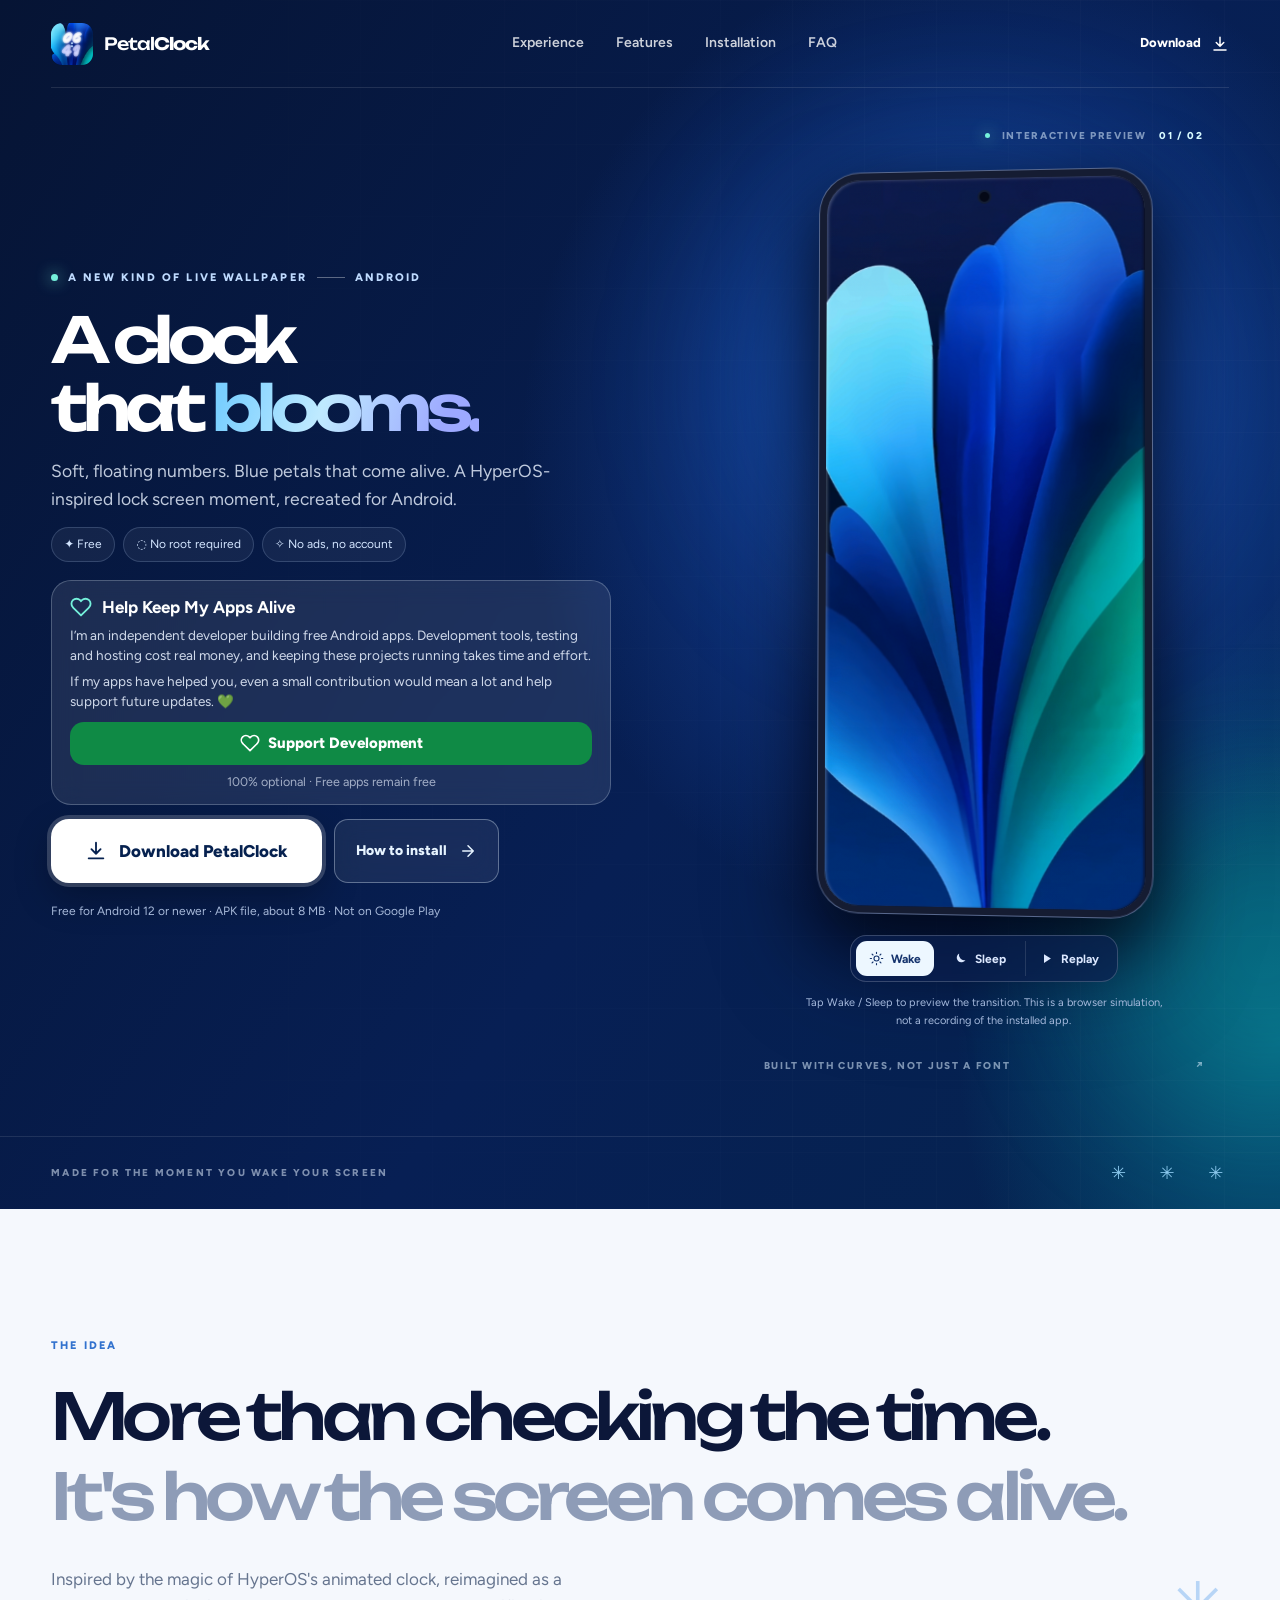
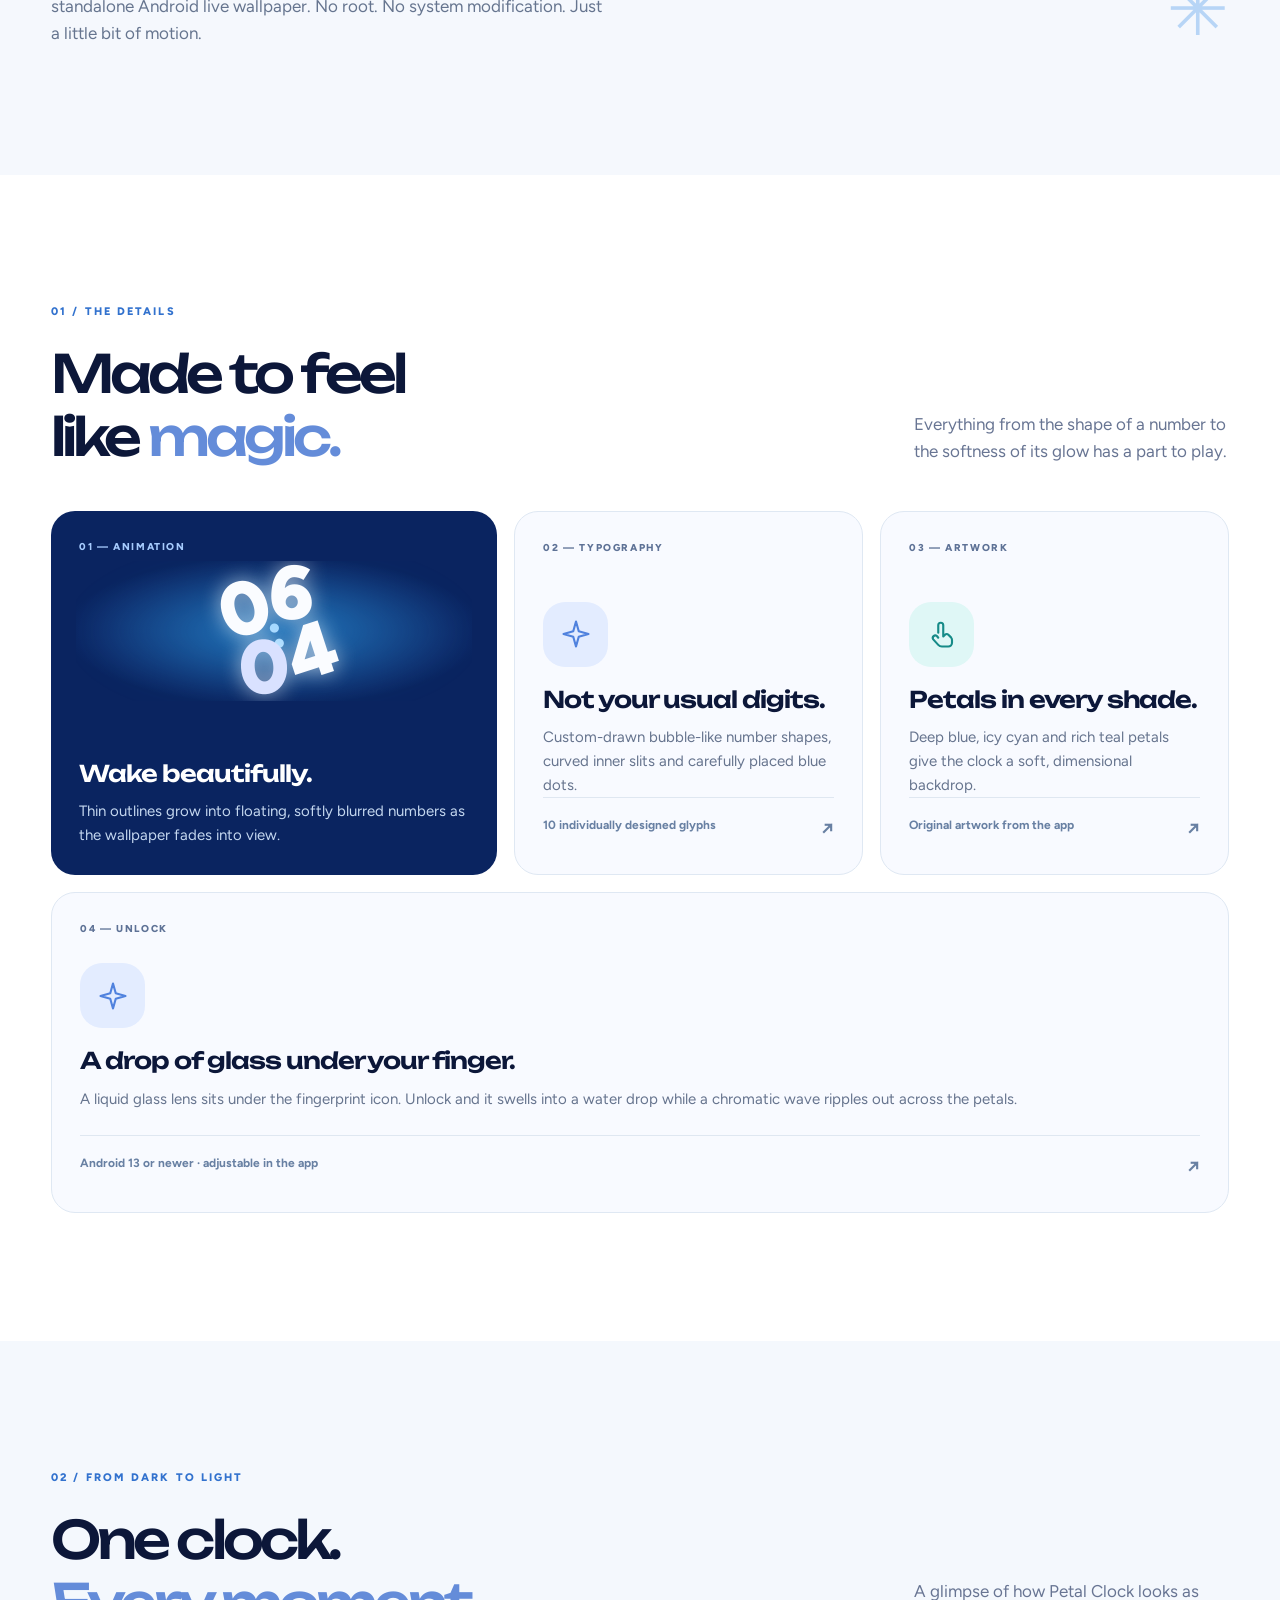
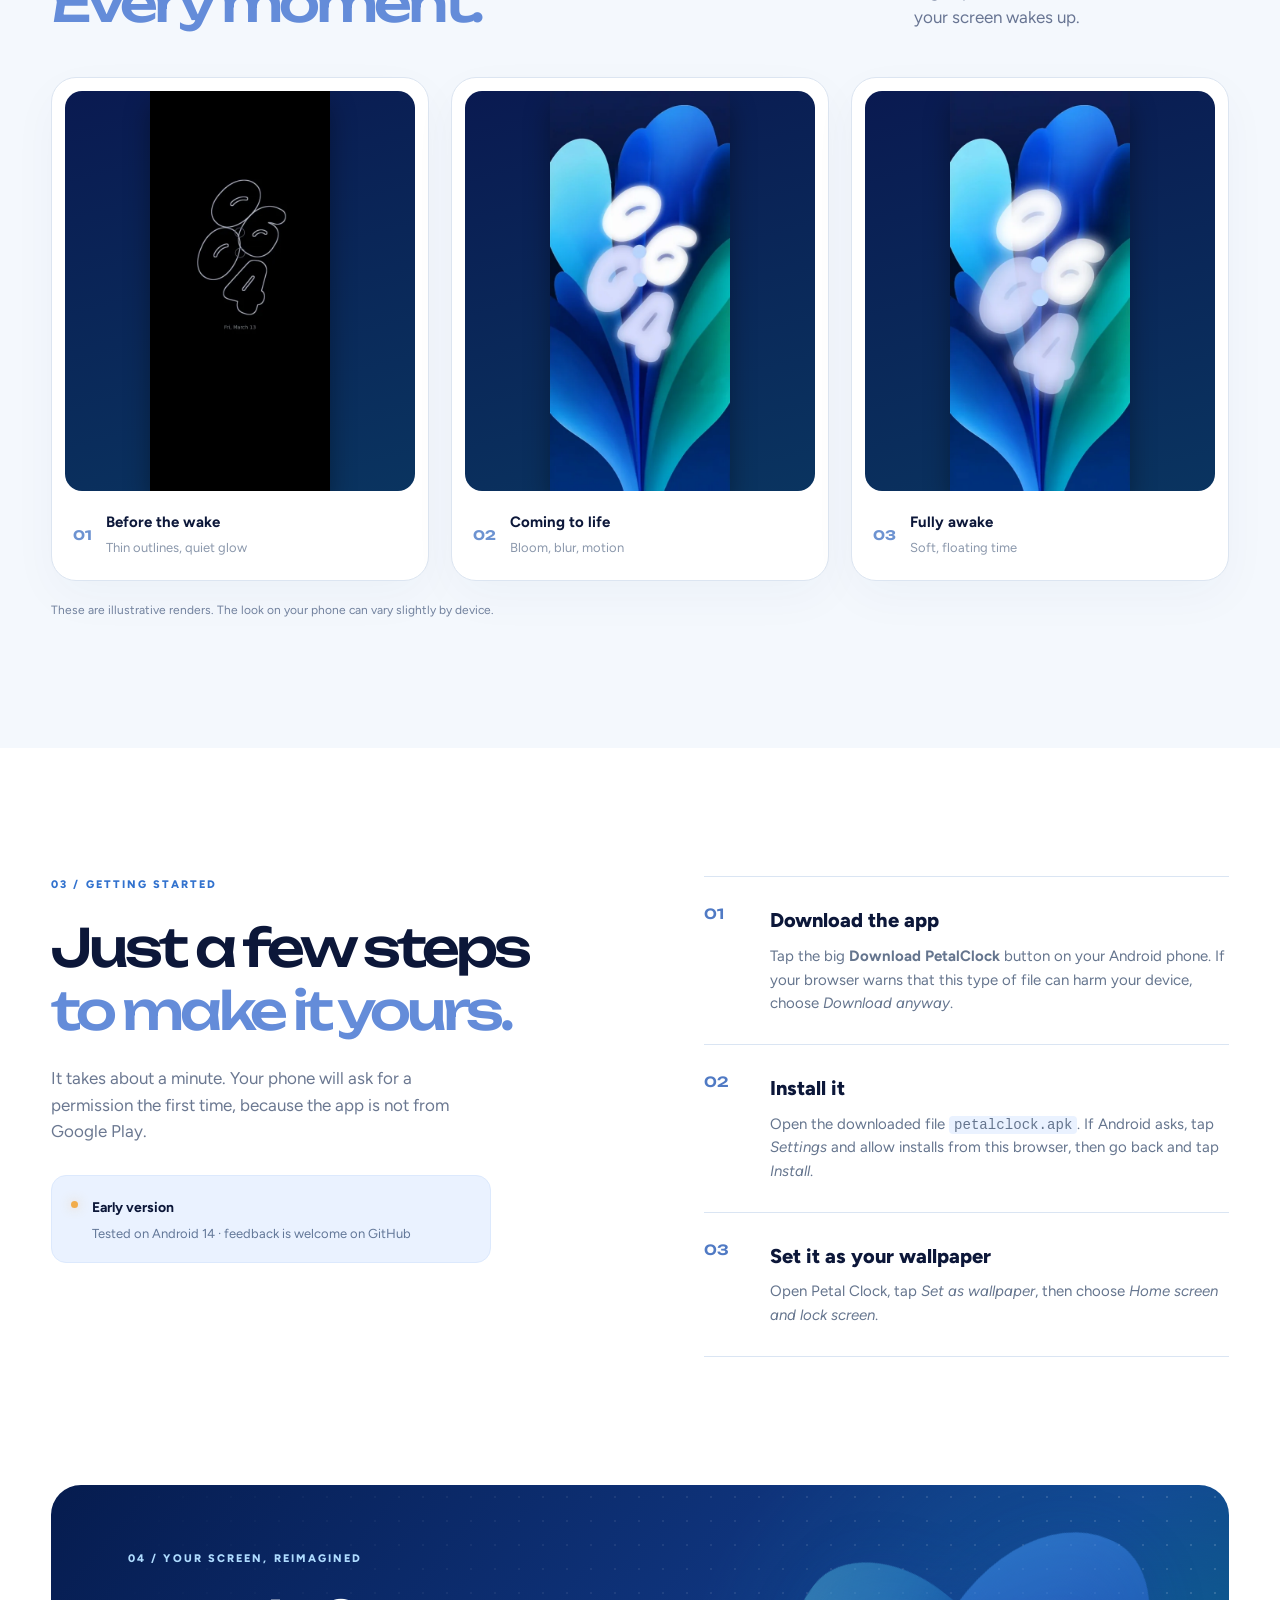
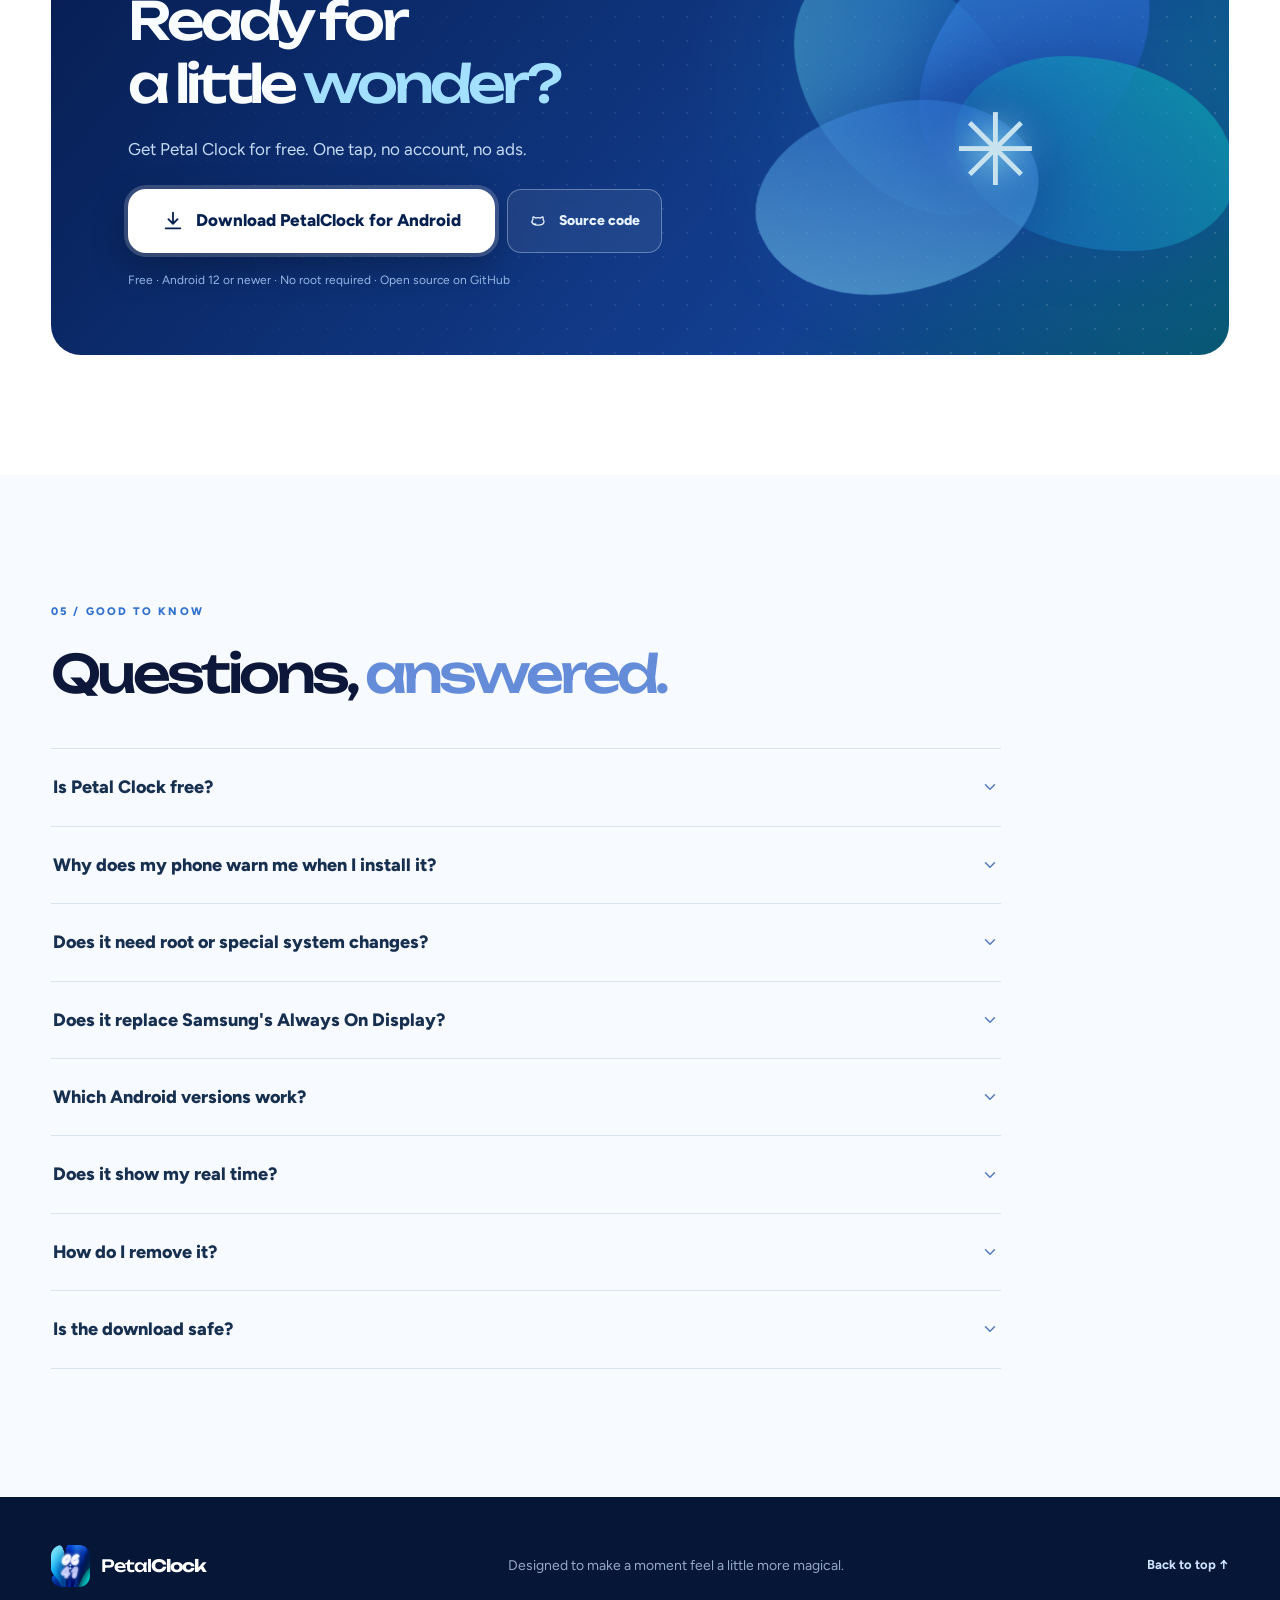
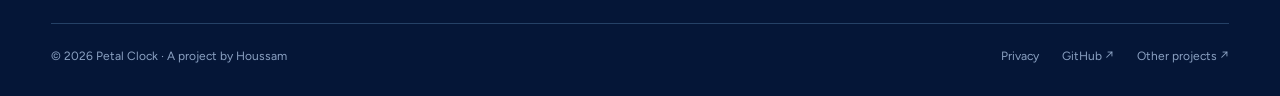
<file: docs/index.html>
﻿<!doctype html>
<html lang="en">
<head>
  <meta charset="utf-8">
  <meta name="viewport" content="width=device-width, initial-scale=1, viewport-fit=cover">
  <meta name="theme-color" content="#081b4b">
  <meta name="description" content="Petal Clock brings a floating, HyperOS-inspired clock animation to Android. Explore the interactive live wallpaper demo, custom bubble digits and blue petal artwork. No root required.">
  <meta property="og:type" content="website">
  <meta property="og:title" content="Petal Clock — A clock that blooms">
  <meta property="og:description" content="A blue petal live wallpaper with floating, animated clock digits. Designed for Android, no root required.">
  <meta property="og:image" content="https://petalclock.houseli.site/assets/icon.png">
  <title>Petal Clock — A clock that blooms</title>
  <link rel="icon" type="image/png" sizes="512x512" href="assets/icon.png">
  <link rel="icon" href="favicon.ico" sizes="48x48">
  <link rel="apple-touch-icon" href="assets/apple-touch-icon.png">
  <link rel="preconnect" href="https://fonts.googleapis.com">
  <link rel="preconnect" href="https://fonts.gstatic.com" crossorigin>
  <link href="https://fonts.googleapis.com/css2?family=Figtree:wght@400;500;600;700;800&family=Unbounded:wght@300;400;500;600;700&display=swap" rel="stylesheet">
  <link rel="stylesheet" href="styles.css">
  <script defer src="app.js"></script>
</head>
<body>
  <svg class="svg-library" aria-hidden="true" xmlns="http://www.w3.org/2000/svg">
    <symbol id="icon-arrow" viewBox="0 0 24 24"><path d="M5 12h14m-7-7 7 7-7 7" fill="none" stroke="currentColor" stroke-width="2" stroke-linecap="round" stroke-linejoin="round"/></symbol>
    <symbol id="icon-play" viewBox="0 0 24 24"><path d="m8 5 11 7-11 7V5Z" fill="currentColor"/></symbol>
    <symbol id="icon-moon" viewBox="0 0 24 24"><path d="M20 14.2A8.2 8.2 0 0 1 9.8 4a7.5 7.5 0 1 0 10.2 10.2Z" fill="currentColor"/></symbol>
    <symbol id="icon-sun" viewBox="0 0 24 24"><circle cx="12" cy="12" r="4" fill="none" stroke="currentColor" stroke-width="1.8"/><path d="M12 2v2m0 16v2M2 12h2m16 0h2M4.9 4.9l1.5 1.5m11.2 11.2 1.5 1.5m0-14.2-1.5 1.5M6.4 17.6l-1.5 1.5" stroke="currentColor" stroke-width="1.8" stroke-linecap="round"/></symbol>
    <symbol id="icon-download" viewBox="0 0 24 24"><path d="M12 3v12m-5-5 5 5 5-5M4 20h16" fill="none" stroke="currentColor" stroke-width="2" stroke-linecap="round" stroke-linejoin="round"/></symbol>
    <symbol id="icon-github" viewBox="0 0 24 24"><path d="M9 19c-4 1.4-4-2-5.5-2.5M20 15.7c0-1.2-.4-2.1-1.3-2.8.3-.8.5-2.1-.1-3.3 0 0-1-.2-3.3 1.5a11 11 0 0 0-6.6 0C6.4 9.4 5.4 9.6 5.4 9.6c-.6 1.2-.4 2.5-.1 3.3C4.4 13.6 4 14.5 4 15.7c0 4.1 3 4.8 8 4.8s8-.7 8-4.8Z" transform="translate(0,-3)" fill="none" stroke="currentColor" stroke-width="1.7" stroke-linecap="round" stroke-linejoin="round"/></symbol>
    <symbol id="icon-sparkle" viewBox="0 0 24 24"><path d="m12 2 2.2 7.8L22 12l-7.8 2.2L12 22l-2.2-7.8L2 12l7.8-2.2L12 2Z" fill="none" stroke="currentColor" stroke-width="1.7" stroke-linejoin="round"/></symbol>
    <symbol id="icon-touch" viewBox="0 0 24 24"><path d="M9 11V5a2 2 0 0 1 4 0v9l1.4-1.4a1.9 1.9 0 0 1 2.7 0l2.1 2.1a3 3 0 0 1 .8 2.2V19a3 3 0 0 1-3 3h-5a4 4 0 0 1-3-1.3L5 16.3a2 2 0 0 1 2.9-2.7L9 15" stroke="currentColor" fill="none" stroke-width="1.7" stroke-linejoin="round" stroke-linecap="round"/></symbol>
    <symbol id="icon-shield" viewBox="0 0 24 24"><path d="m12 2 9 4v5c0 6-4.3 9.8-9 11-4.7-1.2-9-5-9-11V6l9-4Z" fill="none" stroke="currentColor" stroke-width="1.7"/><path d="m8 12 2.6 2.6L16 9" fill="none" stroke="currentColor" stroke-width="1.8" stroke-linecap="round" stroke-linejoin="round"/></symbol>
    <symbol id="icon-chevron" viewBox="0 0 24 24"><path d="m6 9 6 6 6-6" fill="none" stroke="currentColor" stroke-width="2" stroke-linecap="round" stroke-linejoin="round"/></symbol>
    <symbol id="icon-check" viewBox="0 0 24 24"><path d="m4 12 5 5L20 6" fill="none" stroke="currentColor" stroke-width="2.1" stroke-linecap="round" stroke-linejoin="round"/></symbol>
  </svg>

  <header class="site-header" id="top">
    <div class="container header-row">
      <a href="#top" class="brand" aria-label="Petal Clock home"><span class="brand-icon" aria-hidden="true"><img src="assets/icon.png" alt="" width="42" height="42" style="border-radius:11px"></span><span>Petal<span class="brand-strong">Clock</span></span></a>
      <nav aria-label="Main navigation" class="desktop-nav"><a href="#experience">Experience</a><a href="#features">Features</a><a href="#install">Installation</a><a href="#faq">FAQ</a></nav>
      <a class="header-link" href="#download">Download <svg><use href="#icon-download"/></svg></a>
    </div>
  </header>

  <main>
    <section class="hero" aria-labelledby="hero-title">
      <div class="hero-orb orb-one" aria-hidden="true"></div><div class="hero-orb orb-two" aria-hidden="true"></div>
      <div class="container hero-layout">
        <div class="hero-copy">
          <div class="eyebrow"><span class="eyebrow-dot"></span> A NEW KIND OF LIVE WALLPAPER <span class="eyebrow-line"></span> ANDROID</div>
          <h1 id="hero-title">A clock<br>that <span class="shimmer-text">blooms.</span></h1>
          <p class="hero-description">Soft, floating numbers. Blue petals that come alive. A HyperOS-inspired lock screen moment, recreated for Android.</p>
          <div class="hero-tags"><span>✦ Free</span><span>◌ No root required</span><span>✧ No ads, no account</span></div>
          <aside class="support" aria-labelledby="h-support"><h3 id="h-support"><svg viewBox="0 0 24 24" fill="none" stroke="currentColor" stroke-width="2" stroke-linecap="round" stroke-linejoin="round" aria-hidden="true"><path d="M20.8 4.6a5.5 5.5 0 0 0-7.8 0L12 5.7l-1-1.1a5.5 5.5 0 0 0-7.8 7.8l1 1.1L12 21.2l7.8-7.7 1-1.1a5.5 5.5 0 0 0 0-7.8z"/></svg>Help Keep My Apps Alive</h3><p>I’m an independent developer building free Android apps. Development tools, testing and hosting cost real money, and keeping these projects running takes time and effort.</p><p>If my apps have helped you, even a small contribution would mean a lot and help support future updates. 💚</p><a class="support-button" href="https://github.com/sponsors/Houssam-2021" target="_blank" rel="noopener"><svg viewBox="0 0 24 24" fill="none" stroke="currentColor" stroke-width="2" stroke-linecap="round" stroke-linejoin="round" aria-hidden="true"><path d="M20.8 4.6a5.5 5.5 0 0 0-7.8 0L12 5.7l-1-1.1a5.5 5.5 0 0 0-7.8 7.8l1 1.1L12 21.2l7.8-7.7 1-1.1a5.5 5.5 0 0 0 0-7.8z"/></svg>Support Development</a><p class="support-small">100% optional · Free apps remain free</p></aside><div class="hero-buttons"><a href="https://github.com/Houssam-2021/PetalClock/releases/latest/download/petalclock.apk" class="button button-primary button-download" download type="application/vnd.android.package-archive"><svg><use href="#icon-download"/></svg> Download PetalClock</a><a href="#install" class="button button-outline">How to install <svg><use href="#icon-arrow"/></svg></a></div>
          <p class="hero-disclaimer">Free for Android 12 or newer · APK file, about 8 MB · Not on Google Play</p>
        </div>
        <div class="hero-stage" id="experience">
          <div class="stage-glow"></div>
          <div class="stage-label top-label"><span class="signal"></span> INTERACTIVE PREVIEW <span>01 / 02</span></div>
          <div class="phone-wrap">
            <div class="phone" id="phone-demo" role="img" aria-label="Interactive preview of the Petal Clock live wallpaper" data-state="lock">
              <div class="phone-camera"></div>
              <div class="screen has-video">
                <div class="wallpaper"></div>
                <div class="wallpaper-vignette"></div>
                <video class="screen-video" src="assets/live-wallpaper-picker.mp4" autoplay muted loop playsinline aria-hidden="true"></video>
                <div class="screen-status"><span class="status-time" id="status-time">09:41</span><span class="status-icons"><svg viewBox="0 0 48 16" aria-hidden="true"><path d="M2 12 9 5l7 7M17 12 24 5l7 7" fill="none" stroke="currentColor" stroke-width="2" stroke-linecap="round"/><path d="M33 4h11v9H33z" fill="none" stroke="currentColor" stroke-width="1.5"/><path d="M44 7h2v3h-2z" fill="currentColor"/><rect x="35" y="6" width="7" height="5" rx="1" fill="currentColor"/></svg></span></div>
                <div class="date-lock" id="date-lock">Sunday, November 1</div>
                <div class="clock-digit" data-digit-index="0"></div><div class="clock-digit" data-digit-index="1"></div><div class="clock-digit" data-digit-index="2"></div><div class="clock-digit" data-digit-index="3"></div>
                <div class="clock-dot" data-dot="0"></div><div class="clock-dot" data-dot="1"></div>
                <div class="aod-footer" id="aod-footer"><span id="aod-date">Sun, Nov 1</span><span class="aod-battery">▯ 64%</span></div>
                <div class="lock-bottom"><span class="lock-shortcut"><svg viewBox="0 0 24 24"><path d="m8 3-3 9h5l-2 9 11-12h-6l3-6H8Z" fill="currentColor"/></svg></span><div class="fingerprint"><span></span></div><span class="lock-shortcut"><svg viewBox="0 0 24 24"><path d="M7 5h10l1.8 3H21v12H3V8h2.2L7 5Z" fill="none" stroke="currentColor" stroke-width="1.5"/><circle cx="12" cy="13.5" r="3.3" fill="none" stroke="currentColor" stroke-width="1.5"/></svg></span></div>
              </div>
              <div class="phone-shine"></div>
            </div>
          </div>
          <div class="demo-controls" aria-label="Clock simulation controls"><button type="button" id="wake-btn" class="demo-btn is-active" aria-pressed="true"><svg><use href="#icon-sun"/></svg> Wake</button><button type="button" id="sleep-btn" class="demo-btn" aria-pressed="false"><svg><use href="#icon-moon"/></svg> Sleep</button><button type="button" id="replay-btn" class="demo-btn demo-replay"><svg><use href="#icon-play"/></svg> Replay</button></div>
          <p class="demo-caption">Tap Wake / Sleep to preview the transition. This is a browser simulation, not a recording of the installed app.</p>
          <div class="stage-label bottom-label"><span>BUILT WITH CURVES, NOT JUST A FONT</span><span>↗</span></div>
        </div>
      </div>
      <div class="hero-bottomline"><div class="container hero-bottom-inner"><span>MADE FOR THE MOMENT YOU WAKE YOUR SCREEN</span><span class="tiny-stars">✳ &nbsp; ✳ &nbsp; ✳</span></div></div>
    </section>

    <section class="statement section-space" aria-label="Introduction"><div class="container"><p class="statement-label">THE IDEA</p><h2>More than checking the time.<br><span>It's how the screen comes alive.</span></h2><div class="statement-bottom"><p>Inspired by the magic of HyperOS's animated clock, reimagined as a standalone Android live wallpaper. No root. No system modification. Just a little bit of motion.</p><span class="statement-glyph">✳</span></div></div></section>

    <section class="features section-space" id="features"><div class="container"><div class="section-head"><div><div class="section-kicker">01 / THE DETAILS</div><h2>Made to feel<br>like <em>magic.</em></h2></div><p>Everything from the shape of a number to the softness of its glow has a part to play.</p></div>
      <div class="feature-grid">
        <article class="feature-card card-visual"><span class="feature-index">01 — ANIMATION</span><div class="mini-art mini-blue"><div class="mini-digits"><span>0</span><span>6</span><i>:</i><span>0</span><span>4</span></div><div class="mini-glow"></div></div><div class="feature-bottom"><h3>Wake beautifully.</h3><p>Thin outlines grow into floating, softly blurred numbers as the wallpaper fades into view.</p></div></article>
        <article class="feature-card"><span class="feature-index">02 — TYPOGRAPHY</span><div class="feature-icon-round"><svg><use href="#icon-sparkle"/></svg></div><h3>Not your usual digits.</h3><p>Custom-drawn bubble-like number shapes, curved inner slits and carefully placed blue dots.</p><div class="feature-foot">10 individually designed glyphs <span>↗</span></div></article>
        <article class="feature-card"><span class="feature-index">03 — ARTWORK</span><div class="feature-icon-round teal"><svg><use href="#icon-touch"/></svg></div><h3>Petals in every shade.</h3><p>Deep blue, icy cyan and rich teal petals give the clock a soft, dimensional backdrop.</p><div class="feature-foot">Original artwork from the app <span>↗</span></div></article>
        <article class="feature-card card-wide"><span class="feature-index">04 — UNLOCK</span><div class="feature-icon-round"><svg><use href="#icon-sparkle"/></svg></div><h3>A drop of glass under your finger.</h3><p>A liquid glass lens sits under the fingerprint icon. Unlock and it swells into a water drop while a chromatic wave ripples out across the petals.</p><div class="feature-foot">Android 13 or newer · adjustable in the app <span>↗</span></div></article>
      </div>
    </div></section>

    <section class="showcase section-space" id="preview"><div class="container"><div class="section-head showcase-head"><div><div class="section-kicker">02 / FROM DARK TO LIGHT</div><h2>One clock.<br><em>Every moment.</em></h2></div><p>A glimpse of how Petal Clock looks as your screen wakes up.</p></div>
      <div class="shot-grid">
        <figure class="shot-card"><div class="shot-visual"><img src="assets/aod.webp" alt="Project design preview of the small outlined clock on a dark AOD-style background" loading="lazy"></div><figcaption><span>01</span><div><strong>Before the wake</strong><small>Thin outlines, quiet glow</small></div></figcaption></figure>
        <figure class="shot-card"><div class="shot-visual"><img src="assets/mid-wake.webp" alt="Project design preview showing the digits transforming and the blue petal wallpaper emerging" loading="lazy"></div><figcaption><span>02</span><div><strong>Coming to life</strong><small>Bloom, blur, motion</small></div></figcaption></figure>
        <figure class="shot-card"><div class="shot-visual"><img src="assets/settled.webp" alt="Project design preview of the large white and pale lavender floating digits on blue petals" loading="lazy"></div><figcaption><span>03</span><div><strong>Fully awake</strong><small>Soft, floating time</small></div></figcaption></figure>
      </div><p class="showcase-caption">These are illustrative renders. The look on your phone can vary slightly by device.</p>
    </div></section>

    <section class="setup section-space" id="install"><div class="container"><div class="setup-layout"><div class="setup-heading"><div class="section-kicker">03 / GETTING STARTED</div><h2>Just a few steps<br><em>to make it yours.</em></h2><p>It takes about a minute. Your phone will ask for a permission the first time, because the app is not from Google Play.</p><div class="status-card"><span class="status-indicator"></span><div><strong>Early version</strong><p>Tested on Android 14 · feedback is welcome on GitHub</p></div></div></div><div class="steps-list"><div class="step"><span class="step-num">01</span><div><h3>Download the app</h3><p>Tap the big <strong>Download PetalClock</strong> button on your Android phone. If your browser warns that this type of file can harm your device, choose <em>Download anyway</em>.</p></div></div><div class="step"><span class="step-num">02</span><div><h3>Install it</h3><p>Open the downloaded file <code>petalclock.apk</code>. If Android asks, tap <em>Settings</em> and allow installs from this browser, then go back and tap <em>Install</em>.</p></div></div><div class="step"><span class="step-num">03</span><div><h3>Set it as your wallpaper</h3><p>Open Petal Clock, tap <em>Set as wallpaper</em>, then choose <em>Home screen and lock screen</em>.</p></div></div></div></div></div></section>

    <section class="download-section" id="download"><div class="container"><div class="download-panel"><div class="download-decoration" aria-hidden="true"><span></span><span></span><span></span></div><div class="download-copy"><div class="section-kicker light">04 / YOUR SCREEN, REIMAGINED</div><h2>Ready for<br>a little <em>wonder?</em></h2><p>Get Petal Clock for free. One tap, no account, no ads.</p><div class="download-actions"><a class="button button-primary button-download" href="https://github.com/Houssam-2021/PetalClock/releases/latest/download/petalclock.apk" download type="application/vnd.android.package-archive"><svg><use href="#icon-download"/></svg> Download PetalClock for Android</a><a class="button button-outline" href="https://github.com/Houssam-2021/PetalClock" target="_blank" rel="noopener"><svg><use href="#icon-github"/></svg> Source code</a></div><p class="download-fine">Free · Android 12 or newer · No root required · Open source on GitHub</p></div><div class="download-flower" aria-hidden="true"><i></i><i></i><i></i><i></i><span>✳</span></div></div></div></section>

    <section class="faq-section section-space" id="faq"><div class="container"><div class="section-head"><div><div class="section-kicker">05 / GOOD TO KNOW</div><h2>Questions, <em>answered.</em></h2></div></div><div class="faq-list">
      <details><summary>Is Petal Clock free?<svg><use href="#icon-chevron"/></svg></summary><p>Yes, completely free. There are no ads and no account.</p></details>
      <details><summary>Why does my phone warn me when I install it?<svg><use href="#icon-chevron"/></svg></summary><p>Petal Clock is not on Google Play, so Android shows a standard warning for any app installed from a file. You can read every line of the code on GitHub.</p></details>
      <details><summary>Does it need root or special system changes?<svg><use href="#icon-chevron"/></svg></summary><p>No. Petal Clock is a normal Android live wallpaper. It does not touch system files or security settings.</p></details>
      <details><summary>Does it replace Samsung's Always On Display?<svg><use href="#icon-chevron"/></svg></summary><p>No. Samsung's always-on screen is controlled by the system. Petal Clock draws its outlined-clock look only while the wallpaper is visible.</p></details>
      <details><summary>Which Android versions work?<svg><use href="#icon-chevron"/></svg></summary><p>Android 12 or newer. It has been tested on Android 14. The fingerprint lens and unlock wave need Android 13; on Android 12 you get everything else.</p></details>
      <details><summary>Does it show my real time?<svg><use href="#icon-chevron"/></svg></summary><p>Yes. It reads your phone's clock and updates every minute.</p></details>
      <details><summary>How do I remove it?<svg><use href="#icon-chevron"/></svg></summary><p>Change your wallpaper in Settings, then uninstall Petal Clock like any other app.</p></details>
      <details><summary>Is the download safe?<svg><use href="#icon-chevron"/></svg></summary><p>Only download from this site or the official GitHub page. Do not install copies from other websites.</p></details>
    </div></div></section>
    </main>

  <footer class="footer"><div class="container footer-top"><a href="#top" class="brand footer-brand"><span class="brand-icon" aria-hidden="true"><img src="assets/icon.png" alt="" width="42" height="42" style="border-radius:11px"></span><span>Petal<span class="brand-strong">Clock</span></span></a><p>Designed to make a moment feel a little more magical.</p><a href="#top" class="back-top">Back to top ↑</a></div><div class="container footer-bottom"><span>© <span id="copyright-year">2026</span> Petal Clock · A project by Houssam</span><div><a href="privacy.html">Privacy</a><a href="https://github.com/Houssam-2021/PetalClock" target="_blank" rel="noopener">GitHub ↗</a><a href="https://houseli.site/" target="_blank" rel="noopener">Other projects ↗</a></div></div></footer>
</body>
</html>
</file>
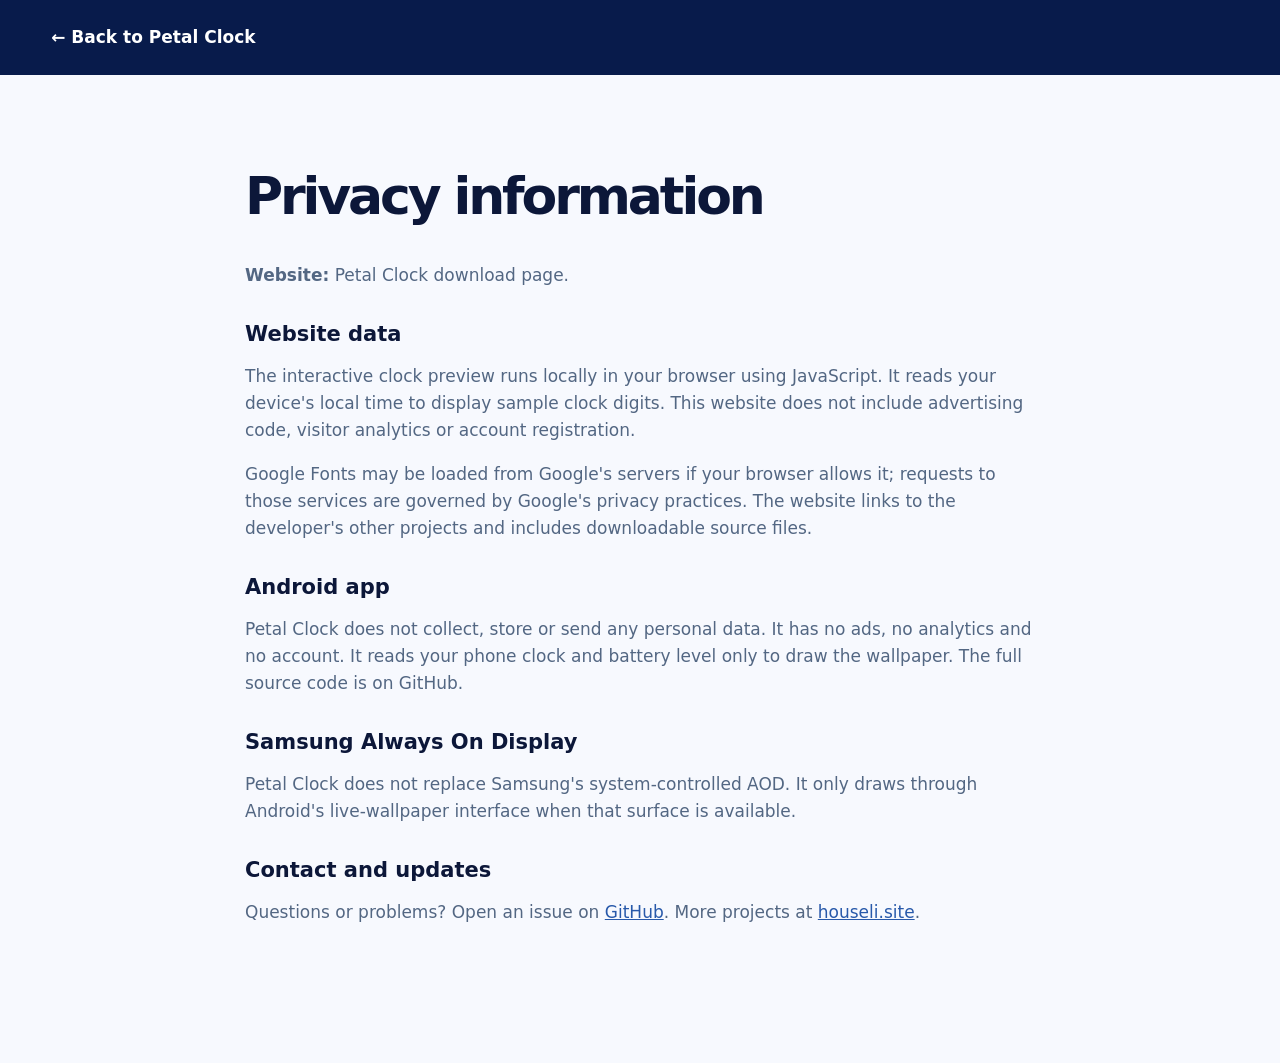
<file: docs/privacy.html>
﻿<!doctype html><html lang="en"><head><meta charset="utf-8"><meta name="viewport" content="width=device-width, initial-scale=1"><title>Privacy · Petal Clock</title><link rel="stylesheet" href="styles.css"><style>body{background:#f7f9fe}.privacy-page{max-width:790px;padding:90px 0 120px}.privacy-page h1{font:600 clamp(30px,6vw,52px)/1.2 var(--display);letter-spacing:-.06em}.privacy-page h2{font:600 21px var(--body);margin-top:33px}.privacy-page p{color:#536783}.privacy-page a{color:#2859aa}.privacy-header{background:#081b4b;color:white;padding:24px 0}.privacy-header a{color:white;font-weight:700;text-decoration:none}</style></head><body><header class="privacy-header"><div class="container"><a href="index.html">← Back to Petal Clock</a></div></header><main class="container privacy-page"><h1>Privacy information</h1><p><strong>Website:</strong> Petal Clock download page.</p><h2>Website data</h2><p>The interactive clock preview runs locally in your browser using JavaScript. It reads your device's local time to display sample clock digits. This website does not include advertising code, visitor analytics or account registration.</p><p>Google Fonts may be loaded from Google's servers if your browser allows it; requests to those services are governed by Google's privacy practices. The website links to the developer's other projects and includes downloadable source files.</p><h2>Android app</h2><p>Petal Clock does not collect, store or send any personal data. It has no ads, no analytics and no account. It reads your phone clock and battery level only to draw the wallpaper. The full source code is on GitHub.</p><h2>Samsung Always On Display</h2><p>Petal Clock does not replace Samsung's system-controlled AOD. It only draws through Android's live-wallpaper interface when that surface is available.</p><h2>Contact and updates</h2><p>Questions or problems? Open an issue on <a href="https://github.com/Houssam-2021/PetalClock/issues">GitHub</a>. More projects at <a href="https://houseli.site/">houseli.site</a>.</p></main></body></html>
</file>
<file: docs/styles.css>
:root{--ink:#0c1739;--muted:#687593;--navy:#061840;--blue:#477eee;--cyan:#a4ecff;--paper:#f7f9fe;--line:#dde6f2;--display:'Unbounded',system-ui,sans-serif;--body:'Figtree',system-ui,-apple-system,'Segoe UI',sans-serif}
*{box-sizing:border-box}html{scroll-behavior:smooth;scroll-padding-top:84px}body{margin:0;color:var(--ink);font:400 17px/1.58 var(--body);background:#fff;-webkit-font-smoothing:antialiased}a{color:inherit}button{font:inherit}img,svg{max-width:100%;display:block}button,a{-webkit-tap-highlight-color:transparent}*:focus-visible{outline:3px solid #63acff;outline-offset:4px}::selection{background:#b9e4ff;color:#0e2b65}.container{width:min(100% - clamp(40px,8vw,120px),1240px);margin-inline:auto}.svg-library{position:absolute;width:0;height:0;overflow:hidden}
.site-header{position:absolute;top:0;left:0;width:100%;z-index:20;color:white}.header-row{height:88px;display:flex;align-items:center;gap:28px;justify-content:space-between;border-bottom:1px solid rgba(255,255,255,.11)}.brand{display:inline-flex;align-items:center;gap:11px;color:white;text-decoration:none;white-space:nowrap;font:500 17px/1 var(--display);letter-spacing:-.06em}.brand-strong{font-weight:700}.brand-icon{display:grid;place-items:center;width:42px;height:42px;color:#aee6ff}.brand-icon svg{width:42px;height:42px}.desktop-nav{display:flex;gap:32px}.desktop-nav a{color:rgba(255,255,255,.8);font-size:14px;font-weight:600;text-decoration:none;transition:color .2s}.desktop-nav a:hover{color:#fff}.header-link{display:flex;align-items:center;gap:10px;font-size:13px;font-weight:750;color:#fff;text-decoration:none;white-space:nowrap}.header-link svg{width:18px;height:18px;transition:transform .2s}.header-link:hover svg{transform:translateX(4px)}
.hero{position:relative;isolation:isolate;overflow:hidden;background:radial-gradient(ellipse 49% 56% at 77% 37%,#174aab 0%,transparent 74%),radial-gradient(ellipse 35% 50% at 100% 86%,#075e80 0%,transparent 72%),linear-gradient(124deg,#061434,#071f54 57%,#052450);color:#fff;padding:146px 0 0;min-height:900px}.hero:before{content:"";position:absolute;inset:0;opacity:.24;pointer-events:none;background-image:linear-gradient(rgba(255,255,255,.07) 1px,transparent 1px),linear-gradient(90deg,rgba(255,255,255,.07) 1px,transparent 1px);background-size:72px 72px;mask-image:linear-gradient(90deg,transparent,#000 82%)}.hero-orb{position:absolute;border-radius:50%;filter:blur(70px);pointer-events:none;z-index:-1}.orb-one{width:450px;height:450px;right:7%;top:13%;background:rgba(29,108,222,.32)}.orb-two{width:340px;height:340px;right:-12%;bottom:7%;background:rgba(11,191,168,.23)}.hero-layout{display:grid;grid-template-columns:minmax(0,1fr) minmax(350px,490px);align-items:center;min-height:685px;gap:clamp(20px,4vw,70px)}.hero-copy{position:relative;z-index:5;padding-bottom:86px}.eyebrow,.section-kicker,.feature-index,.statement-label{font-family:var(--body);font-size:11px;letter-spacing:.19em;font-weight:800}.eyebrow{display:flex;align-items:center;gap:10px;flex-wrap:wrap;color:#bfdbff;margin-bottom:35px}.eyebrow-dot,.signal,.status-indicator{width:7px;height:7px;border-radius:50%;background:#75f1db;box-shadow:0 0 15px #75f1db;display:inline-block;flex:none}.eyebrow-line{width:28px;height:1px;background:rgba(255,255,255,.35)}h1,h2,h3,p{margin-top:0}.hero h1{font:600 clamp(58px,6.25vw,101px)/1.08 var(--display);letter-spacing:-.09em;margin:0 0 27px}.shimmer-text{background:linear-gradient(109deg,#7acfff 7%,#bfeaff 42%,#9da9ff 85%);color:transparent;-webkit-background-clip:text;background-clip:text}.hero-description{max-width:510px;color:rgba(233,241,255,.82);font-size:clamp(18px,1.6vw,21px);line-height:1.6;margin:0 0 25px}.hero-tags{display:flex;flex-wrap:wrap;gap:8px;margin-bottom:36px}.hero-tags span{border:1px solid rgba(191,219,255,.19);background:rgba(255,255,255,.055);border-radius:50px;padding:7px 12px;font-size:12px;color:#d3e5ff}.hero-buttons,.download-actions{display:flex;gap:12px;flex-wrap:wrap}.button{min-height:53px;padding:0 21px;border:0;border-radius:14px;display:inline-flex;align-items:center;justify-content:center;gap:12px;font-size:14px;font-weight:800;text-decoration:none;cursor:pointer;transition:transform .22s,background .22s,border-color .22s}.button svg{width:18px;height:18px;flex:none}.button:hover{transform:translateY(-2px)}.button:active{transform:scale(.98)}.button-primary{color:#082152;background:#f4faff;box-shadow:0 7px 22px rgba(0,0,0,.12)}.button-primary:hover{background:#d6f2ff}.button-outline{color:#e7f4ff;border:1px solid rgba(229,242,255,.35);background:rgba(255,255,255,.07);backdrop-filter:blur(12px)}.button-outline:hover{background:rgba(255,255,255,.12)}.hero-disclaimer{font-size:12px;color:#a7b9d9;margin:19px 0 0;max-width:480px}
.hero-stage{position:relative;display:flex;align-items:center;flex-direction:column;padding:28px 0 56px}.stage-glow{position:absolute;z-index:0;top:19%;left:50%;transform:translateX(-50%);width:96%;height:50%;background:radial-gradient(ellipse,#3c80da55,transparent 67%);pointer-events:none}.stage-label{display:flex;align-items:center;justify-content:space-between;gap:12px;width:min(100%,440px);position:relative;z-index:3;color:rgba(221,239,255,.55);font-size:10px;font-weight:800;letter-spacing:.17em}.top-label{margin:0 0 25px}.top-label .signal{margin-left:auto;width:5px;height:5px}.top-label span:nth-child(2){color:#d8fbff}.bottom-label{margin-top:29px}.phone-wrap{position:relative;z-index:2;width:min(100%,334px);filter:drop-shadow(0 33px 43px rgba(0,4,22,.7))}.phone{position:relative;border:7px solid #151c32;background:#070f20;aspect-ratio:460/1024;overflow:hidden;border-radius:41px;box-shadow:inset 0 0 0 1.2px #8691b9,0 0 0 1px #59698e,0 20px 60px rgba(0,0,0,.38);transform:perspective(1300px) rotateY(-4deg) rotateX(1.1deg);transition:transform .5s ease}.phone:hover{transform:perspective(1300px) rotateY(0) rotateX(0)}.phone-camera{position:absolute;z-index:9;top:12px;left:50%;transform:translateX(-50%);background:#050917;border:2px solid #131d34;border-radius:50%;width:14px;height:14px}.phone-shine{position:absolute;inset:0;z-index:8;pointer-events:none;border-radius:34px;box-shadow:inset 2px 1px 3px #ffffff35,inset -2px 0 2px #0b0f27a0}.screen{position:absolute;inset:0;overflow:hidden;background:#02040a;border-radius:34px;container-type:size}.wallpaper,.wallpaper-vignette{position:absolute;inset:0;pointer-events:none}.wallpaper{background:url('assets/petals.webp') center / cover no-repeat;opacity:1;will-change:opacity}.screen.has-video .screen-status,.screen.has-video .date-lock,.screen.has-video .clock-digit,.screen.has-video .clock-dot,.screen.has-video .aod-footer,.screen.has-video .lock-bottom{display:none}.screen-video{position:absolute;inset:0;width:100%;height:100%;object-fit:cover;pointer-events:none;z-index:1}.wallpaper-vignette{background:linear-gradient(180deg,#00051b28 0%,transparent 18%,transparent 75%,#00133e20 100%);opacity:.6}.screen-status{position:absolute;inset:10px 14px auto;display:flex;justify-content:space-between;align-items:center;color:#f2f6ff;font-weight:650;font-size:10px;z-index:5}.status-icons svg{width:42px;height:15px}.date-lock{position:absolute;top:5%;left:5.3%;font-size:clamp(8px,1vw,11px);font-weight:500;line-height:1.4;color:#dce9fc;z-index:5}.clock-digit{position:absolute;width:30%;height:19%;z-index:3;left:50%;top:40%;transform:translate(-50%,-50%);will-change:left,top,transform,opacity}.clock-digit svg{height:100%;width:100%;overflow:visible;filter:drop-shadow(0 0 1px #eef6ff)}.clock-digit .digit-outline{opacity:0;stroke:rgba(220,231,255,.9);stroke-width:1.7;fill:none}.clock-digit .digit-glow{opacity:1;filter:blur(7px)}.clock-digit .digit-fill{opacity:1;filter:blur(3.3px)}.clock-digit[data-row="low"] .digit-glow{filter:blur(12px)}.clock-digit[data-row="low"] .digit-fill{filter:blur(6px)}.clock-dot{position:absolute;width:9%;aspect-ratio:1;left:50%;top:45%;background:#b8d6ff;z-index:4;border-radius:50%;box-shadow:0 0 14px #c0e6ff55;transform:translate(-50%,-50%)}.aod-footer{position:absolute;z-index:5;top:59%;left:0;right:0;display:flex;align-items:center;flex-direction:column;color:#c9d5f4;font-size:9px;opacity:0;line-height:1.7}.aod-battery{font-size:8px;color:#a3b2ca}.lock-bottom{position:absolute;inset:auto 6% 3.1%;z-index:5;display:flex;align-items:center;justify-content:space-between;color:#d9e7ff}.lock-shortcut svg{width:16px;height:16px}.fingerprint{width:31px;height:31px;border:1.5px solid #eaf1ff99;border-radius:50%;display:grid;place-items:center}.fingerprint span{width:13px;height:13px;border:1px solid #dbeaff99;border-radius:50%}.demo-controls{position:relative;z-index:4;display:flex;gap:6px;padding:5px;background:rgba(12,33,83,.64);border:1px solid rgba(255,255,255,.19);border-radius:16px;margin-top:23px;backdrop-filter:blur(18px)}.demo-btn{border:0;border-radius:11px;padding:10px 13px;display:flex;align-items:center;gap:7px;color:#dce8ff;background:transparent;font:700 12px var(--body);cursor:pointer;transition:background .2s,color .2s}.demo-btn svg{width:15px;height:15px}.demo-btn.is-active{background:#edf7ff;color:#15336d}.demo-btn:hover:not(.is-active){background:rgba(255,255,255,.12)}.demo-replay{border-left:1px solid rgba(255,255,255,.12);border-radius:0 11px 11px 0}.demo-caption{z-index:3;position:relative;text-align:center;margin:12px 0 0;max-width:360px;color:#a4b8db;font-size:11px}.hero-bottomline{margin-top:6px;border-top:1px solid rgba(255,255,255,.1);position:relative;z-index:3}.hero-bottom-inner{min-height:72px;display:flex;align-items:center;justify-content:space-between;color:rgba(228,241,255,.54);font-size:10px;font-weight:800;letter-spacing:.22em}.tiny-stars{font-size:18px;color:#8bc8ed;letter-spacing:.3em}
.section-space{padding:clamp(75px,10vw,136px) 0}.statement{background:#f5f8fd}.statement-label,.section-kicker{color:#3272ce;margin:0 0 23px}.statement h2{font:500 clamp(32px,5vw,67px)/1.24 var(--display);letter-spacing:-.075em;max-width:1160px;margin:0}.statement h2 span{color:#8e9cb7}.statement-bottom{margin-top:30px;display:flex;align-items:flex-end;justify-content:space-between;gap:20px}.statement-bottom p{max-width:560px;font-size:17px;color:#66758f;margin:0}.statement-glyph{font-size:74px;line-height:1;color:#b7d5f6}.section-head{display:flex;justify-content:space-between;align-items:end;gap:36px;margin-bottom:42px}.section-head h2,.setup-heading h2,.download-copy h2{font:500 clamp(33px,4.1vw,57px)/1.2 var(--display);letter-spacing:-.075em;margin:0}.section-head h2 em,.setup-heading h2 em,.download-copy h2 em{font-style:normal;color:#648cd9}.section-head>p{max-width:315px;color:var(--muted);margin:0 0 4px}.features{background:#fff}.feature-grid{display:grid;grid-template-columns:1.28fr 1fr 1fr;gap:17px}.feature-card{min-height:346px;border-radius:24px;border:1px solid #dfe8f3;background:#f8faff;padding:28px;display:flex;flex-direction:column;overflow:hidden}.feature-index{color:#5e7296;font-size:10px;letter-spacing:.16em}.feature-card h3{font:600 23px/1.25 var(--display);letter-spacing:-.045em;margin:19px 0 11px}.feature-card p{font-size:15px;color:#66748e;line-height:1.6;margin-bottom:0}.card-visual{background:#0a2460;color:white;border:0}.card-visual .feature-index{color:#a6cbfd}.card-visual p{color:#c4d7ef}.feature-bottom{margin-top:auto}.feature-bottom h3{margin-top:8px}.mini-art{height:140px;position:relative;display:flex;align-items:center;justify-content:center;overflow:hidden;margin:6px -3px}.mini-blue{background:radial-gradient(ellipse at center,#357de999,transparent 75%)}.mini-digits{display:grid;grid-template-columns:repeat(2,1fr);grid-template-rows:repeat(2,1fr);transform:rotate(-18deg);position:relative;z-index:2;column-gap:10px}.mini-digits span{font:900 76px/.8 var(--body);letter-spacing:-.11em;color:#fafcff;text-shadow:0 0 20px #fff9}.mini-digits span:nth-child(2){transform:rotate(18deg)}.mini-digits span:nth-child(4){color:#d9e1ff;transform:rotate(14deg)}.mini-digits i{position:absolute;left:50%;top:50%;transform:translate(-50%,-50%);font:800 50px var(--body);color:#a3d8ff}.mini-glow{position:absolute;inset:0;background:radial-gradient(ellipse at center,#18b9d155,transparent 70%);filter:blur(16px)}.feature-icon-round{width:65px;height:65px;display:grid;place-items:center;border-radius:22px;background:#e3ecff;color:#5082de;margin-top:46px}.feature-icon-round svg{width:30px;height:30px}.feature-icon-round.teal{color:#168b88;background:#dff7f6}.feature-foot{border-top:1px solid #dfe7f1;padding-top:18px;margin-top:auto;display:flex;justify-content:space-between;color:#6880a3;font-size:12px;font-weight:700}.feature-foot span{font-size:19px}.card-wide{grid-column:1/-1;min-height:0}.card-wide .feature-icon-round{margin-top:26px}.card-wide .feature-foot{margin-top:24px}
.showcase{background:#f4f8fd}.shot-grid{display:grid;grid-template-columns:repeat(3,minmax(0,1fr));gap:22px}.shot-card{margin:0;border:1px solid #dce5f1;background:white;border-radius:25px;overflow:hidden;padding:13px;box-shadow:0 16px 48px rgba(26,57,118,.035)}.shot-visual{height:400px;background:linear-gradient(165deg,#0a1a51,#0a3460);border-radius:17px;overflow:hidden;display:flex;justify-content:center;align-items:center}.shot-visual img{max-height:100%;width:auto;object-fit:contain;box-shadow:0 14px 25px #0005}.shot-card figcaption{display:flex;align-items:center;gap:14px;padding:20px 8px 9px}.shot-card figcaption>span{font:700 13px var(--display);color:#6d93d1}.shot-card figcaption strong{display:block;font-size:15px}.shot-card figcaption small{display:block;margin-top:3px;color:#8b98ac;font-size:13px}.showcase-caption{margin:20px 0 0;font-size:12px;color:#71819d}.setup-layout{display:grid;grid-template-columns:1fr 1fr;gap:clamp(50px,10vw,150px);align-items:start}.setup-heading h2{margin-bottom:22px}.setup-heading>p{max-width:435px;color:#6b7891;margin:0 0 30px}.status-card{display:flex;gap:14px;align-items:flex-start;background:#eaf2ff;border:1px solid #dce9fd;padding:17px 19px;border-radius:15px;max-width:440px}.status-card .status-indicator{margin-top:8px;background:#f1ad4d;box-shadow:0 0 12px #f1ad4d77}.status-card strong{font-size:14px}.status-card p{margin:4px 0 0;font-size:13px;color:#627798}.steps-list{border-top:1px solid #dae5f3}.step{display:grid;grid-template-columns:44px 1fr;gap:22px;padding:28px 0;border-bottom:1px solid #dae5f3}.step-num{font:600 14px var(--display);color:#507ac4}.step h3{font-size:20px;font-weight:800;margin:0 0 8px}.step p{font-size:15px;color:#65758e;margin:0}.step code{background:#eaf2ff;border-radius:4px;padding:1px 5px;font-size:.94em}
.download-section{padding:0 0 120px}.download-panel{position:relative;overflow:hidden;isolation:isolate;min-height:460px;display:flex;align-items:center;padding:65px clamp(36px,6vw,84px);color:#f9fdff;border-radius:30px;background:radial-gradient(ellipse 46% 90% at 93% 44%,#116c9e99,transparent 85%),linear-gradient(130deg,#061c4f,#133f91 70%,#05546b)}.download-panel:before{content:"";position:absolute;inset:0;opacity:.15;background-image:radial-gradient(#fff 1px,transparent 1px);background-size:24px 24px;mask-image:linear-gradient(90deg,transparent,#000)}.download-copy{position:relative;z-index:2;max-width:610px}.section-kicker.light{color:#afdcff}.download-copy h2 em{color:#a3dfff}.download-copy>p{margin:20px 0 26px;max-width:465px;color:#c6dcf4}.download-fine{font-size:12px!important;color:#95b8e7!important;margin:18px 0 0!important}.button-muted{background:rgba(255,255,255,.1);color:#b0c2de;cursor:not-allowed;border:1px solid rgba(255,255,255,.19)}.button-muted:hover{transform:none}.download-flower{position:absolute;right:-10px;top:50%;transform:translateY(-50%);width:480px;height:480px;pointer-events:none;opacity:.85}.download-flower i{position:absolute;width:195px;height:280px;border-radius:65% 40% 65% 42%;background:linear-gradient(150deg,#72e7f777,#0a61c899);filter:drop-shadow(0 15px 30px #163f92);left:135px;top:30px;transform-origin:50% 87%}.download-flower i:nth-child(1){transform:rotate(-52deg)}.download-flower i:nth-child(2){transform:rotate(24deg);background:linear-gradient(130deg,#4ca9ff99,#1a3dbe99)}.download-flower i:nth-child(3){transform:rotate(90deg);background:linear-gradient(130deg,#0cc7bd99,#1c6ec999)}.download-flower i:nth-child(4){transform:rotate(-115deg);background:linear-gradient(130deg,#90e7fd99,#2169de88)}.download-flower>span{position:absolute;left:195px;top:205px;font:700 100px var(--display);color:#e8fcff;filter:drop-shadow(0 0 15px #abfbff)}
.faq-section{background:#f7faff}.faq-list{border-top:1px solid #d9e4f3;max-width:950px}.faq-list details{border-bottom:1px solid #d9e4f3}.faq-list summary{cursor:pointer;list-style:none;display:flex;align-items:center;justify-content:space-between;gap:20px;padding:24px 2px;font-size:18px;font-weight:800;color:#183050}.faq-list summary::-webkit-details-marker{display:none}.faq-list summary svg{width:18px;height:18px;color:#557bbc;flex:none;transition:transform .2s}.faq-list details[open] summary svg{transform:rotate(180deg)}.faq-list details p{color:#60718c;max-width:710px;margin:-4px 0 25px;font-size:15px}.footer{background:#051637;color:#e3efff}.footer-top{display:flex;align-items:center;gap:28px;justify-content:space-between;padding:48px 0 36px}.footer-top>p{color:#93a9c9;font-size:14px;margin:0}.footer-brand .brand-icon{font-size:25px;width:39px;color:#bde6ff}.back-top{font-size:13px;font-weight:700;text-decoration:none;color:#cde4ff}.footer-bottom{border-top:1px solid #254166;display:flex;gap:20px;justify-content:space-between;align-items:center;padding:23px 0 30px;font-size:12px;color:#8ba1c2}.footer-bottom>div{display:flex;gap:23px}.footer-bottom a{text-decoration:none}.footer-bottom a:hover{text-decoration:underline}
@media(max-width:1080px){.hero-layout{grid-template-columns:minmax(0,1fr) minmax(315px,385px)}.hero h1{font-size:clamp(57px,6.4vw,80px)}.phone-wrap{max-width:305px}.stage-label{max-width:365px}.feature-grid{grid-template-columns:repeat(3,minmax(0,1fr))}.feature-card{padding:23px}.feature-card h3{font-size:19px}}
@media(max-width:830px){.desktop-nav{display:none}.header-row{height:76px}.hero{padding-top:130px;min-height:0}.hero-layout{grid-template-columns:minmax(0,1fr);gap:12px}.hero-copy{padding-bottom:28px}.hero h1{font-size:clamp(50px,10vw,84px)}.hero-description{max-width:600px}.hero-stage{padding-top:26px}.phone-wrap{max-width:300px}.top-label,.bottom-label{max-width:330px}.feature-grid{grid-template-columns:1fr 1fr}.card-visual{grid-column:span 2}.feature-card{min-height:285px}.card-visual .mini-art{height:155px}.shot-visual{height:310px}.setup-layout{gap:40px}.download-flower{opacity:.38;right:-80px}}
@media(max-width:600px){.container{width:calc(100% - 38px)}.header-link{font-size:0}.header-link svg{width:21px;height:21px}.brand{font-size:15px}.brand-icon,.brand-icon svg{width:37px;height:37px}.hero{padding-top:115px}.hero-copy{padding-bottom:0}.eyebrow{font-size:9px;letter-spacing:.14em;margin-bottom:20px}.hero h1{font-size:clamp(50px,11.4vw,68px);line-height:1.08;margin-bottom:21px}.hero-description{font-size:16px;line-height:1.55}.hero-tags{gap:6px;margin-bottom:27px}.hero-tags span{font-size:10px;padding:6px 9px}.hero-buttons{gap:9px}.hero-buttons .button{min-height:49px;font-size:12px;padding:0 14px}.hero-disclaimer{font-size:11px}.hero-stage{padding:45px 0 38px}.phone-wrap{width:calc(100% - 52px);max-width:320px}.phone{border-width:6px}.stage-label{width:min(100%,325px);font-size:9px}.top-label{margin-bottom:20px}.hero-bottom-inner{font-size:9px;gap:30px}.tiny-stars{white-space:nowrap}.section-space{padding:75px 0}.statement h2{font-size:clamp(29px,7vw,43px)}.statement-bottom{margin-top:22px}.statement-bottom p{font-size:15px}.statement-glyph{display:none}.section-head{display:block;margin-bottom:28px}.section-head>p{margin-top:18px;font-size:15px}.section-head h2,.setup-heading h2,.download-copy h2{font-size:clamp(30px,7.3vw,43px)}.feature-grid{grid-template-columns:1fr;gap:12px}.card-visual{grid-column:auto;min-height:350px}.feature-card{min-height:250px}.feature-icon-round{margin-top:26px}.shot-grid{grid-template-columns:repeat(3,minmax(240px,1fr));gap:12px;overflow-x:auto;scroll-snap-type:x mandatory;padding:0 0 12px}.shot-card{scroll-snap-align:start}.shot-visual{height:300px}.setup-layout{grid-template-columns:1fr;gap:34px}.setup-heading>p{font-size:15px}.step{padding:22px 0}.download-section{padding-bottom:76px}.download-panel{padding:48px 27px;border-radius:22px;min-height:450px}.download-panel h2{font-size:38px}.download-copy>p{font-size:15px}.download-actions .button{width:100%}.download-flower{right:-210px;top:72%;opacity:.21}.faq-list summary{font-size:16px;padding:21px 0}.footer-top{flex-wrap:wrap;gap:15px;padding:38px 0 30px}.footer-top>p{order:3;flex-basis:100%}.footer-bottom{align-items:flex-start;flex-direction:column;gap:15px}}
@media(prefers-reduced-motion:reduce){html{scroll-behavior:auto}.phone,.button,.demo-btn,.header-link svg{transition:none!important}.hero-orb{filter:blur(50px)}.clock-digit,.clock-digit *{animation:none!important}}

.button-download{min-height:64px;padding:0 34px;font-size:17px;border-radius:18px;background:#fff;color:#06214f;box-shadow:0 0 0 4px rgba(255,255,255,.18),0 14px 36px rgba(0,0,0,.28)}.button-download svg{width:22px;height:22px}.button-download:hover{background:#d6f2ff}.brand-icon img{display:block;width:42px;height:42px}@media(max-width:600px){.button-download{width:100%;font-size:16px}.hero-buttons .button-download{min-height:60px;font-size:16px}.brand-icon img{width:37px;height:37px}}
.support{max-width:520px;margin:0 0 22px;padding:22px 22px 18px;border:1px solid rgba(229,242,255,.24);border-radius:20px;background:rgba(255,255,255,.09);backdrop-filter:blur(12px);-webkit-backdrop-filter:blur(12px)}
.support h3{display:flex;align-items:center;gap:10px;margin:0 0 12px;font:700 20px/1.2 var(--body);color:#fff}
.support h3 svg{width:22px;height:22px;color:#75f1db;flex:none}
.support p{margin:0 0 12px;font-size:15.5px;line-height:1.55;color:rgba(233,241,255,.88)}
.support-button{display:flex;align-items:center;justify-content:center;gap:8px;width:100%;margin-top:16px;padding:14px 18px;border-radius:14px;background:#0f8a45;color:#fff;font-weight:800;font-size:16px;text-decoration:none;transition:background .2s,transform .2s}
.support-button:hover{background:#12a051;transform:translateY(-2px)}
.support-button svg{width:20px;height:20px}
.support .support-small{margin:14px 0 0;text-align:center;font-size:13.5px;color:rgba(233,241,255,.66)}

@media(min-width:1000px){
.hero{padding-top:100px;min-height:0}
.hero-layout{min-height:0}
.hero-copy{padding-bottom:40px}
.hero h1{font-size:clamp(50px,4.9vw,76px);margin-bottom:16px}
.eyebrow{margin-bottom:20px}
.hero-description{font-size:17.5px;margin-bottom:14px}
.hero-tags{margin-bottom:18px}
.support{max-width:560px;margin-bottom:14px;padding:15px 18px 13px}
.support h3{font-size:17px;margin-bottom:8px}
.support p{font-size:13.5px;line-height:1.45;margin-bottom:7px}
.support-button{margin-top:10px;padding:10px 16px;font-size:15px}
.support .support-small{margin-top:8px;font-size:12.5px}
}
@media(min-width:1000px) and (max-height:850px){
.hero{padding-top:84px}
.hero-copy{align-self:start;padding-top:14px}
.hero h1{font-size:clamp(44px,4.1vw,62px);margin-bottom:12px}
.eyebrow{margin-bottom:14px}
.hero-description{font-size:16.5px;margin-bottom:12px}
.hero-tags{display:none}
.hero-copy{padding-bottom:28px}
.support{margin-bottom:12px;padding:13px 16px 11px}
.support p{font-size:13px;margin-bottom:5px}
.support-button{margin-top:8px;padding:9px 14px}
.support .support-small{display:none}
}
</file>
